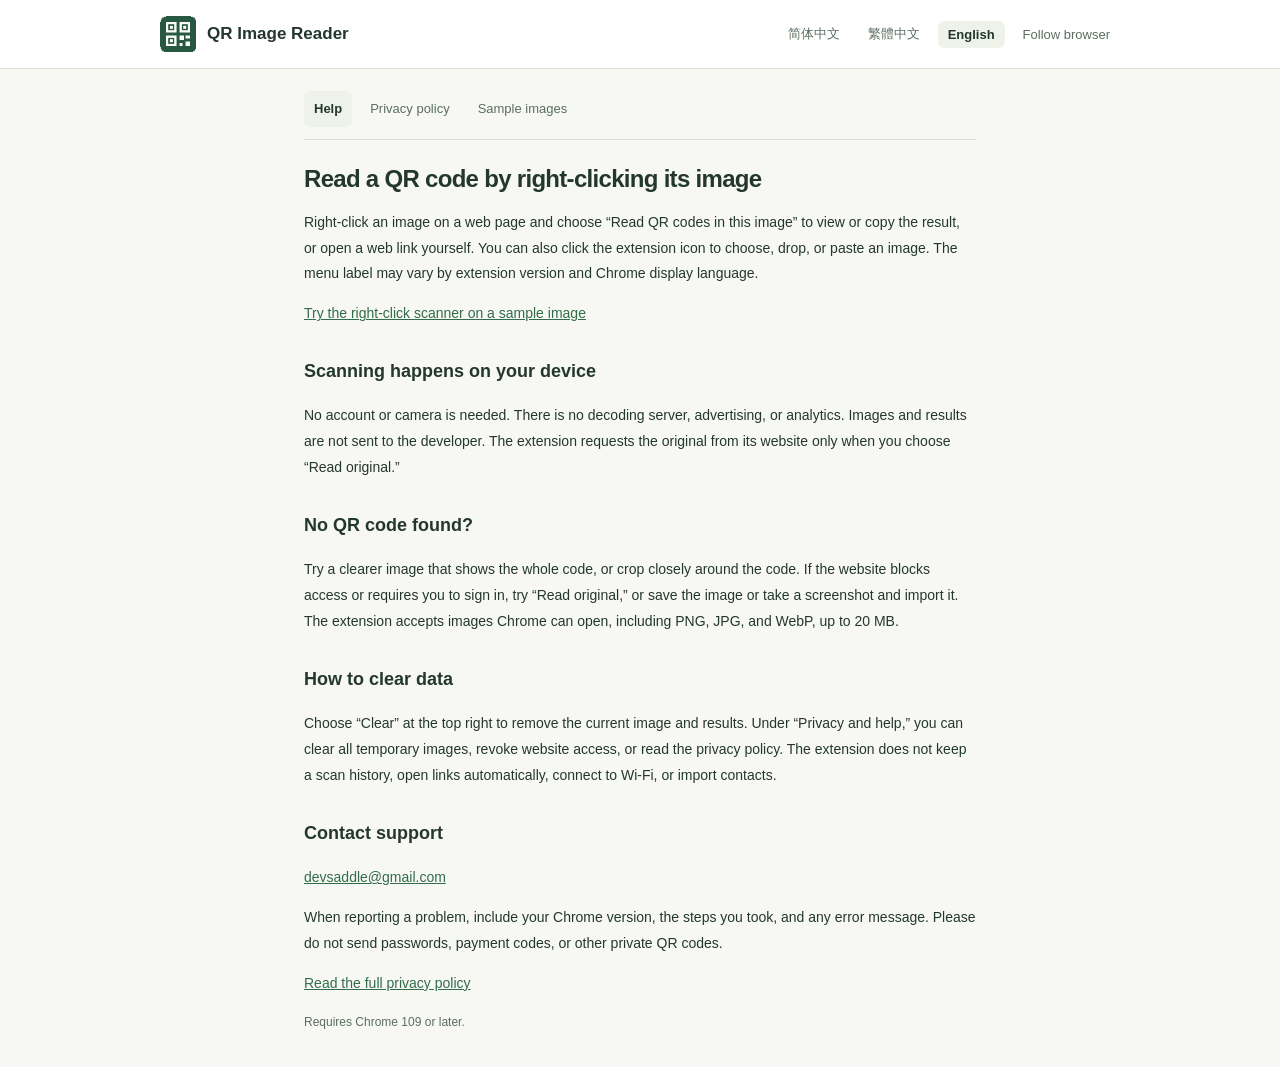
<file: index.html>
<!doctype html>
<!-- Generated by scripts/support-site.mjs. -->
<html lang="zh-CN">
<head>
  <meta charset="utf-8">
  <meta name="viewport" content="width=device-width, initial-scale=1">
  <meta name="description" content="在网页图片上按右键，选择「识别图片中的二维码」，即可查看、复制内容或手动打开网页链接。也可以点击扩展图标，选择、拖入或粘贴图片。右键菜单文字会随扩展版本和 Chrome 的显示语言而变化。">
  <title>图中扫码 · QR Reader · 使用帮助</title>
  <link rel="canonical" href="https://devsaddle.github.io/qr-image-reader-support/">
  <link rel="alternate" hreflang="zh-CN" href="https://devsaddle.github.io/qr-image-reader-support/">
  <link rel="alternate" hreflang="zh-TW" href="https://devsaddle.github.io/qr-image-reader-support/zh-TW/">
  <link rel="alternate" hreflang="en" href="https://devsaddle.github.io/qr-image-reader-support/en/">
  <link rel="alternate" hreflang="x-default" href="https://devsaddle.github.io/qr-image-reader-support/">
  <link rel="stylesheet" href="assets/result.css">
  <link rel="stylesheet" href="assets/support.css">
  <script src="assets/support-language.js" defer></script>
</head>
<body class="policy">
  <header class="site-header">
    <div class="site-header-inner">
      <a class="brand" href="index.html?lang=zh-CN"><img src="assets/icon48.png" width="36" height="36" alt=""><strong>图中扫码 · QR Reader</strong></a>
      <nav class="language-nav" aria-label="选择语言"><a href="index.html?lang=zh-CN" lang="zh-CN" hreflang="zh-CN" aria-current="page">简体中文</a> <a href="zh-TW/index.html" lang="zh-TW" hreflang="zh-TW">繁體中文</a> <a href="en/index.html" lang="en" hreflang="en">English</a> <a data-language-auto href="index.html?lang=auto" hidden>跟随浏览器</a></nav>
    </div>
  </header>
  <main>
    <nav class="site-nav" aria-label="支持网站导航"><a href="index.html?lang=zh-CN" aria-current="page">使用帮助</a> <a href="privacy.html?lang=zh-CN">隐私政策</a> <a href="examples.html?lang=zh-CN">示例图片</a></nav>
    <h1>右键图片，读出二维码</h1>
    <p>在网页图片上按右键，选择「识别图片中的二维码」，即可查看、复制内容或手动打开网页链接。也可以点击扩展图标，选择、拖入或粘贴图片。右键菜单文字会随扩展版本和 Chrome 的显示语言而变化。</p>
    <p><a href="examples.html?lang=zh-CN">打开示例图片，试试右键扫码</a></p>
    <section><h2>识别在本机完成</h2><p>无需注册或摄像头，没有识别服务器、广告或分析脚本。图片和二维码结果不会发送给开发者。只有点击「读取原图」时，扩展才会向图片所在的网站请求原图。</p></section>
    <section><h2>没有识别到内容？</h2><p>试试更清晰、完整的图片，或裁剪出二维码附近的区域。遇到跨域、防盗链或需要登录的图片，可以尝试「读取原图」，也可以保存或截图后再导入。支持 Chrome 能打开的 PNG、JPG、WebP 等格式，文件上限为 20 MB。</p></section>
    <section><h2>如何清理</h2><p>右上角的「清除」会移除当前图片与结果。「隐私与帮助」提供清除全部暂存图片、撤销网站权限和阅读隐私政策的入口。扩展不保存扫描历史，不自动打开二维码链接、连接 Wi-Fi 或导入联系人。</p></section>
    <section><h2>联系支持</h2><p><a href="mailto:devsaddle@gmail.com">devsaddle@gmail.com</a></p><p>反馈时可注明 Chrome 版本、操作步骤和错误提示。请勿发送密码、支付码或其他私密二维码。</p></section>
    <p><a href="privacy.html?lang=zh-CN">阅读完整隐私政策</a></p>
    <p class="updated">支持 Chrome 109 及以上版本。</p>
  </main>
</body>
</html>
</file>
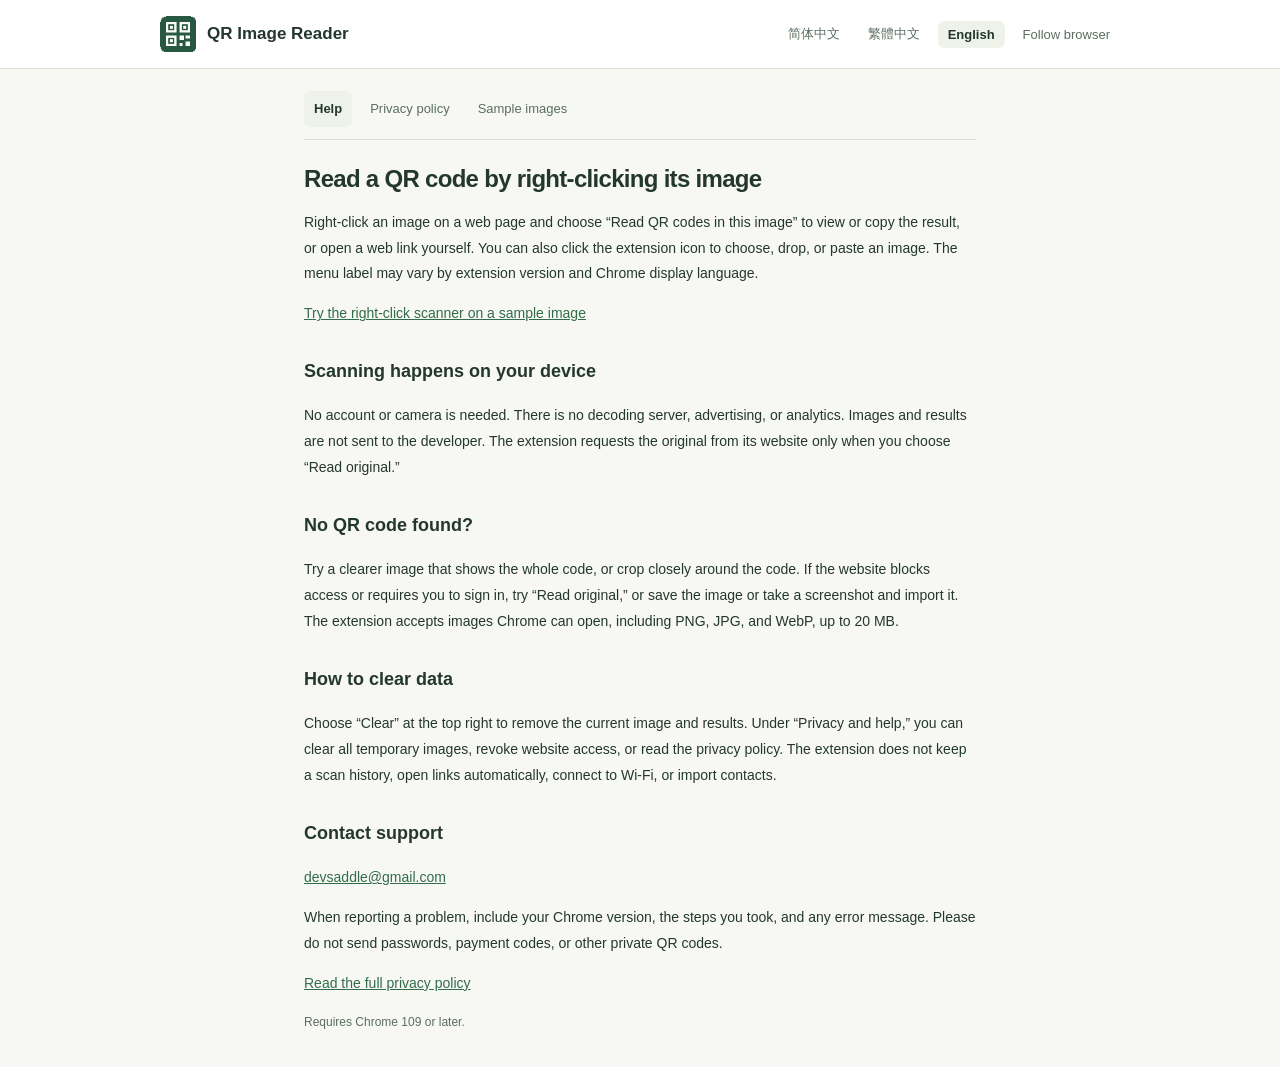
<file: en/index.html>
<!doctype html>
<!-- Generated by scripts/support-site.mjs. -->
<html lang="en">
<head>
  <meta charset="utf-8">
  <meta name="viewport" content="width=device-width, initial-scale=1">
  <meta name="description" content="Right-click an image on a web page and choose “Read QR codes in this image” to view or copy the result, or open a web link yourself. You can also click the extension icon to choose, drop, or paste an image. The menu label may vary by extension version and Chrome display language.">
  <title>QR Image Reader · Help</title>
  <link rel="canonical" href="https://devsaddle.github.io/qr-image-reader-support/en/">
  <link rel="alternate" hreflang="zh-CN" href="https://devsaddle.github.io/qr-image-reader-support/">
  <link rel="alternate" hreflang="zh-TW" href="https://devsaddle.github.io/qr-image-reader-support/zh-TW/">
  <link rel="alternate" hreflang="en" href="https://devsaddle.github.io/qr-image-reader-support/en/">
  <link rel="alternate" hreflang="x-default" href="https://devsaddle.github.io/qr-image-reader-support/">
  <link rel="stylesheet" href="../assets/result.css">
  <link rel="stylesheet" href="../assets/support.css">
  <script src="../assets/support-language.js" defer></script>
</head>
<body class="policy">
  <header class="site-header">
    <div class="site-header-inner">
      <a class="brand" href="index.html"><img src="../assets/icon48.png" width="36" height="36" alt=""><strong>QR Image Reader</strong></a>
      <nav class="language-nav" aria-label="Choose a language"><a href="../index.html?lang=zh-CN" lang="zh-CN" hreflang="zh-CN">简体中文</a> <a href="../zh-TW/index.html" lang="zh-TW" hreflang="zh-TW">繁體中文</a> <a href="index.html" lang="en" hreflang="en" aria-current="page">English</a> <a data-language-auto href="../index.html?lang=auto" hidden>Follow browser</a></nav>
    </div>
  </header>
  <main>
    <nav class="site-nav" aria-label="Support site navigation"><a href="index.html" aria-current="page">Help</a> <a href="privacy.html">Privacy policy</a> <a href="examples.html">Sample images</a></nav>
    <h1>Read a QR code by right-clicking its image</h1>
    <p>Right-click an image on a web page and choose “Read QR codes in this image” to view or copy the result, or open a web link yourself. You can also click the extension icon to choose, drop, or paste an image. The menu label may vary by extension version and Chrome display language.</p>
    <p><a href="examples.html">Try the right-click scanner on a sample image</a></p>
    <section><h2>Scanning happens on your device</h2><p>No account or camera is needed. There is no decoding server, advertising, or analytics. Images and results are not sent to the developer. The extension requests the original from its website only when you choose “Read original.”</p></section>
    <section><h2>No QR code found?</h2><p>Try a clearer image that shows the whole code, or crop closely around the code. If the website blocks access or requires you to sign in, try “Read original,” or save the image or take a screenshot and import it. The extension accepts images Chrome can open, including PNG, JPG, and WebP, up to 20 MB.</p></section>
    <section><h2>How to clear data</h2><p>Choose “Clear” at the top right to remove the current image and results. Under “Privacy and help,” you can clear all temporary images, revoke website access, or read the privacy policy. The extension does not keep a scan history, open links automatically, connect to Wi-Fi, or import contacts.</p></section>
    <section><h2>Contact support</h2><p><a href="mailto:devsaddle@gmail.com">devsaddle@gmail.com</a></p><p>When reporting a problem, include your Chrome version, the steps you took, and any error message. Please do not send passwords, payment codes, or other private QR codes.</p></section>
    <p><a href="privacy.html">Read the full privacy policy</a></p>
    <p class="updated">Requires Chrome 109 or later.</p>
  </main>
</body>
</html>
</file>
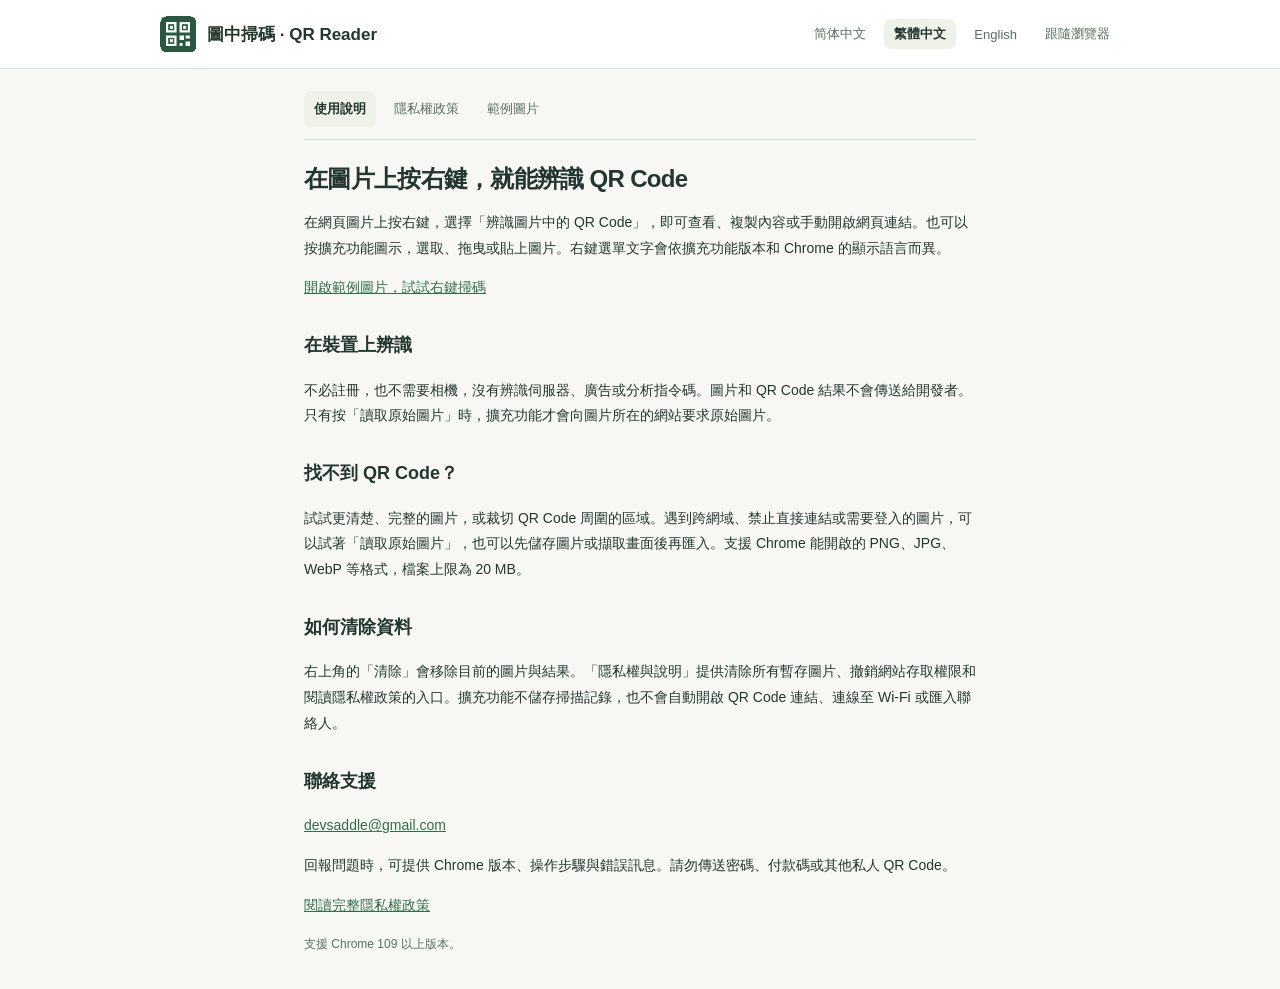
<file: zh-TW/index.html>
<!doctype html>
<!-- Generated by scripts/support-site.mjs. -->
<html lang="zh-TW">
<head>
  <meta charset="utf-8">
  <meta name="viewport" content="width=device-width, initial-scale=1">
  <meta name="description" content="在網頁圖片上按右鍵，選擇「辨識圖片中的 QR Code」，即可查看、複製內容或手動開啟網頁連結。也可以按擴充功能圖示，選取、拖曳或貼上圖片。右鍵選單文字會依擴充功能版本和 Chrome 的顯示語言而異。">
  <title>圖中掃碼 · QR Reader · 使用說明</title>
  <link rel="canonical" href="https://devsaddle.github.io/qr-image-reader-support/zh-TW/">
  <link rel="alternate" hreflang="zh-CN" href="https://devsaddle.github.io/qr-image-reader-support/">
  <link rel="alternate" hreflang="zh-TW" href="https://devsaddle.github.io/qr-image-reader-support/zh-TW/">
  <link rel="alternate" hreflang="en" href="https://devsaddle.github.io/qr-image-reader-support/en/">
  <link rel="alternate" hreflang="x-default" href="https://devsaddle.github.io/qr-image-reader-support/">
  <link rel="stylesheet" href="../assets/result.css">
  <link rel="stylesheet" href="../assets/support.css">
  <script src="../assets/support-language.js" defer></script>
</head>
<body class="policy">
  <header class="site-header">
    <div class="site-header-inner">
      <a class="brand" href="index.html"><img src="../assets/icon48.png" width="36" height="36" alt=""><strong>圖中掃碼 · QR Reader</strong></a>
      <nav class="language-nav" aria-label="選擇語言"><a href="../index.html?lang=zh-CN" lang="zh-CN" hreflang="zh-CN">简体中文</a> <a href="index.html" lang="zh-TW" hreflang="zh-TW" aria-current="page">繁體中文</a> <a href="../en/index.html" lang="en" hreflang="en">English</a> <a data-language-auto href="../index.html?lang=auto" hidden>跟隨瀏覽器</a></nav>
    </div>
  </header>
  <main>
    <nav class="site-nav" aria-label="支援網站導覽"><a href="index.html" aria-current="page">使用說明</a> <a href="privacy.html">隱私權政策</a> <a href="examples.html">範例圖片</a></nav>
    <h1>在圖片上按右鍵，就能辨識 QR Code</h1>
    <p>在網頁圖片上按右鍵，選擇「辨識圖片中的 QR Code」，即可查看、複製內容或手動開啟網頁連結。也可以按擴充功能圖示，選取、拖曳或貼上圖片。右鍵選單文字會依擴充功能版本和 Chrome 的顯示語言而異。</p>
    <p><a href="examples.html">開啟範例圖片，試試右鍵掃碼</a></p>
    <section><h2>在裝置上辨識</h2><p>不必註冊，也不需要相機，沒有辨識伺服器、廣告或分析指令碼。圖片和 QR Code 結果不會傳送給開發者。只有按「讀取原始圖片」時，擴充功能才會向圖片所在的網站要求原始圖片。</p></section>
    <section><h2>找不到 QR Code？</h2><p>試試更清楚、完整的圖片，或裁切 QR Code 周圍的區域。遇到跨網域、禁止直接連結或需要登入的圖片，可以試著「讀取原始圖片」，也可以先儲存圖片或擷取畫面後再匯入。支援 Chrome 能開啟的 PNG、JPG、WebP 等格式，檔案上限為 20 MB。</p></section>
    <section><h2>如何清除資料</h2><p>右上角的「清除」會移除目前的圖片與結果。「隱私權與說明」提供清除所有暫存圖片、撤銷網站存取權限和閱讀隱私權政策的入口。擴充功能不儲存掃描記錄，也不會自動開啟 QR Code 連結、連線至 Wi-Fi 或匯入聯絡人。</p></section>
    <section><h2>聯絡支援</h2><p><a href="mailto:devsaddle@gmail.com">devsaddle@gmail.com</a></p><p>回報問題時，可提供 Chrome 版本、操作步驟與錯誤訊息。請勿傳送密碼、付款碼或其他私人 QR Code。</p></section>
    <p><a href="privacy.html">閱讀完整隱私權政策</a></p>
    <p class="updated">支援 Chrome 109 以上版本。</p>
  </main>
</body>
</html>
</file>
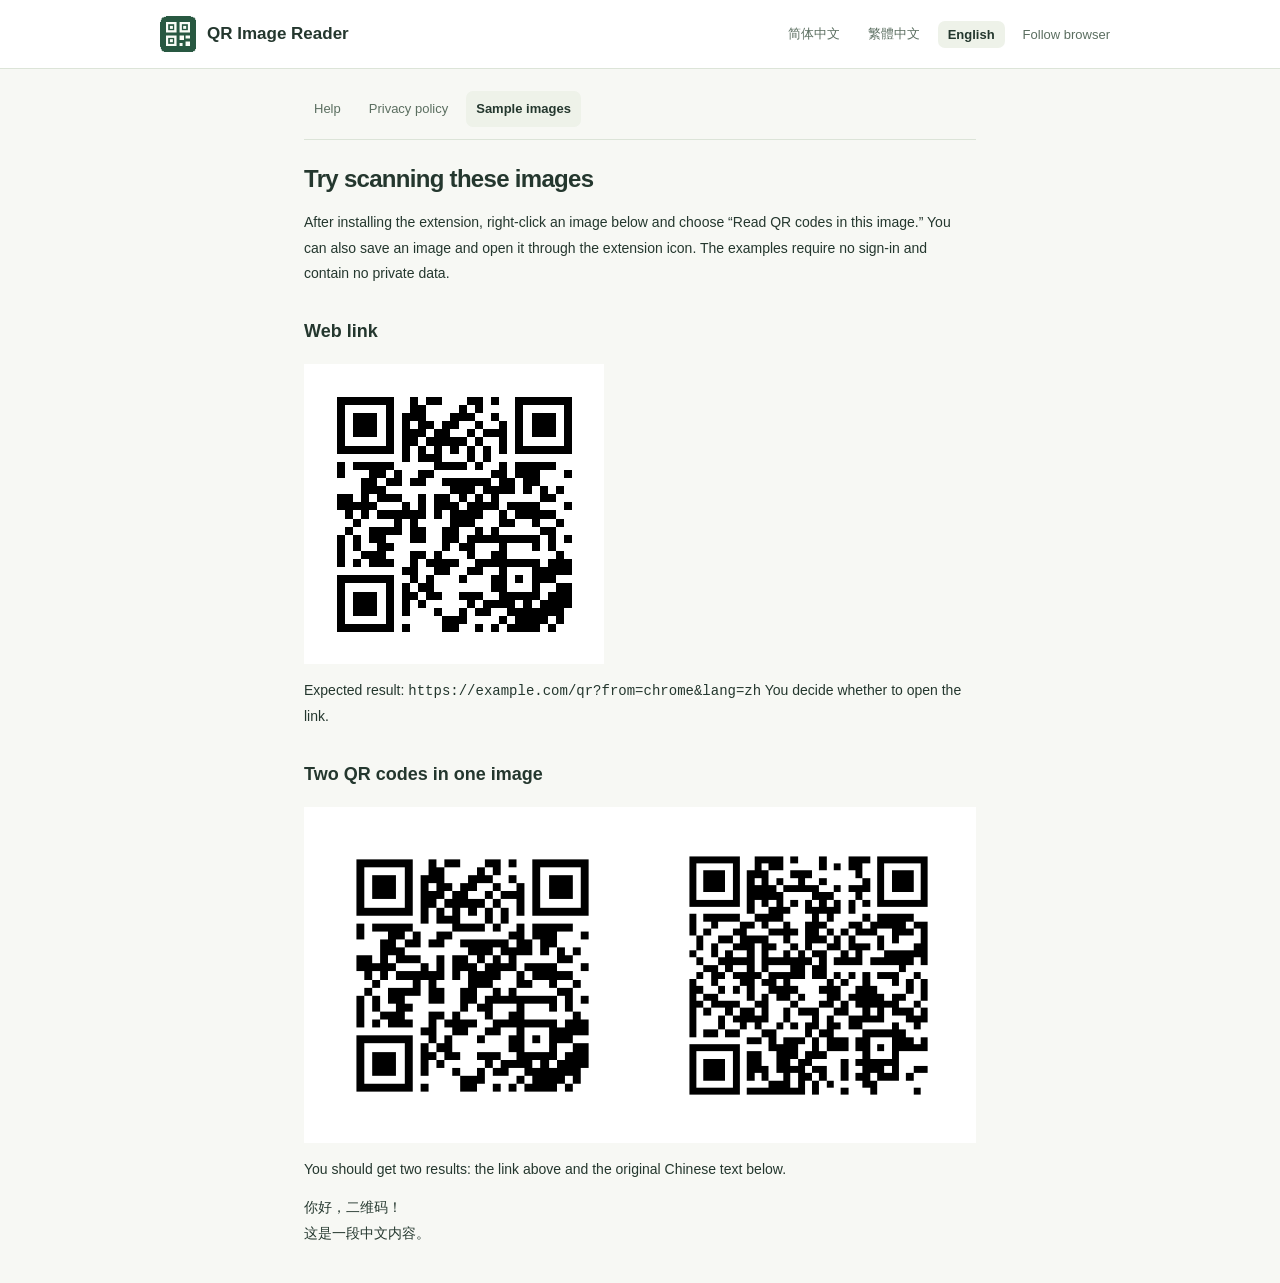
<file: examples.html>
<!doctype html>
<!-- Generated by scripts/support-site.mjs. -->
<html lang="zh-CN">
<head>
  <meta charset="utf-8">
  <meta name="viewport" content="width=device-width, initial-scale=1">
  <meta name="description" content="安装扩展后，在下方图片上按右键，选择「识别图片中的二维码」。也可以保存图片，再通过扩展图标选择该文件。示例无需登录，不含私密数据。">
  <title>图中扫码 · QR Reader · 示例图片</title>
  <link rel="canonical" href="https://devsaddle.github.io/qr-image-reader-support/examples.html">
  <link rel="alternate" hreflang="zh-CN" href="https://devsaddle.github.io/qr-image-reader-support/examples.html">
  <link rel="alternate" hreflang="zh-TW" href="https://devsaddle.github.io/qr-image-reader-support/zh-TW/examples.html">
  <link rel="alternate" hreflang="en" href="https://devsaddle.github.io/qr-image-reader-support/en/examples.html">
  <link rel="alternate" hreflang="x-default" href="https://devsaddle.github.io/qr-image-reader-support/examples.html">
  <link rel="stylesheet" href="assets/result.css">
  <link rel="stylesheet" href="assets/support.css">
  <script src="assets/support-language.js" defer></script>
</head>
<body class="policy">
  <header class="site-header">
    <div class="site-header-inner">
      <a class="brand" href="index.html?lang=zh-CN"><img src="assets/icon48.png" width="36" height="36" alt=""><strong>图中扫码 · QR Reader</strong></a>
      <nav class="language-nav" aria-label="选择语言"><a href="examples.html?lang=zh-CN" lang="zh-CN" hreflang="zh-CN" aria-current="page">简体中文</a> <a href="zh-TW/examples.html" lang="zh-TW" hreflang="zh-TW">繁體中文</a> <a href="en/examples.html" lang="en" hreflang="en">English</a> <a data-language-auto href="examples.html?lang=auto" hidden>跟随浏览器</a></nav>
    </div>
  </header>
  <main>
    <nav class="site-nav" aria-label="支持网站导航"><a href="index.html?lang=zh-CN">使用帮助</a> <a href="privacy.html?lang=zh-CN">隐私政策</a> <a href="examples.html?lang=zh-CN" aria-current="page">示例图片</a></nav>
    <h1>在图片上右键试一试</h1>
    <p>安装扩展后，在下方图片上按右键，选择「识别图片中的二维码」。也可以保存图片，再通过扩展图标选择该文件。示例无需登录，不含私密数据。</p>
    <section><h2>网页链接</h2>
    <img src="assets/example-link.png" width="300" height="300" alt="指向 example.com 的示例二维码">
    <p>预期结果： <code>https://example.com/qr?from=chrome&amp;lang=zh</code> 链接由你决定是否打开。</p></section>
    <section><h2>一张图片中的两个二维码</h2>
    <img src="assets/example-multiple.png" width="680" height="340" alt="包含一个网页链接和一段中文文字的双二维码示例">
    <p>预期得到两条不同内容：上方链接和下方中文原文。</p><pre lang="zh-CN">你好，二维码！
这是一段中文内容。</pre></section>
  </main>
</body>
</html>
</file>
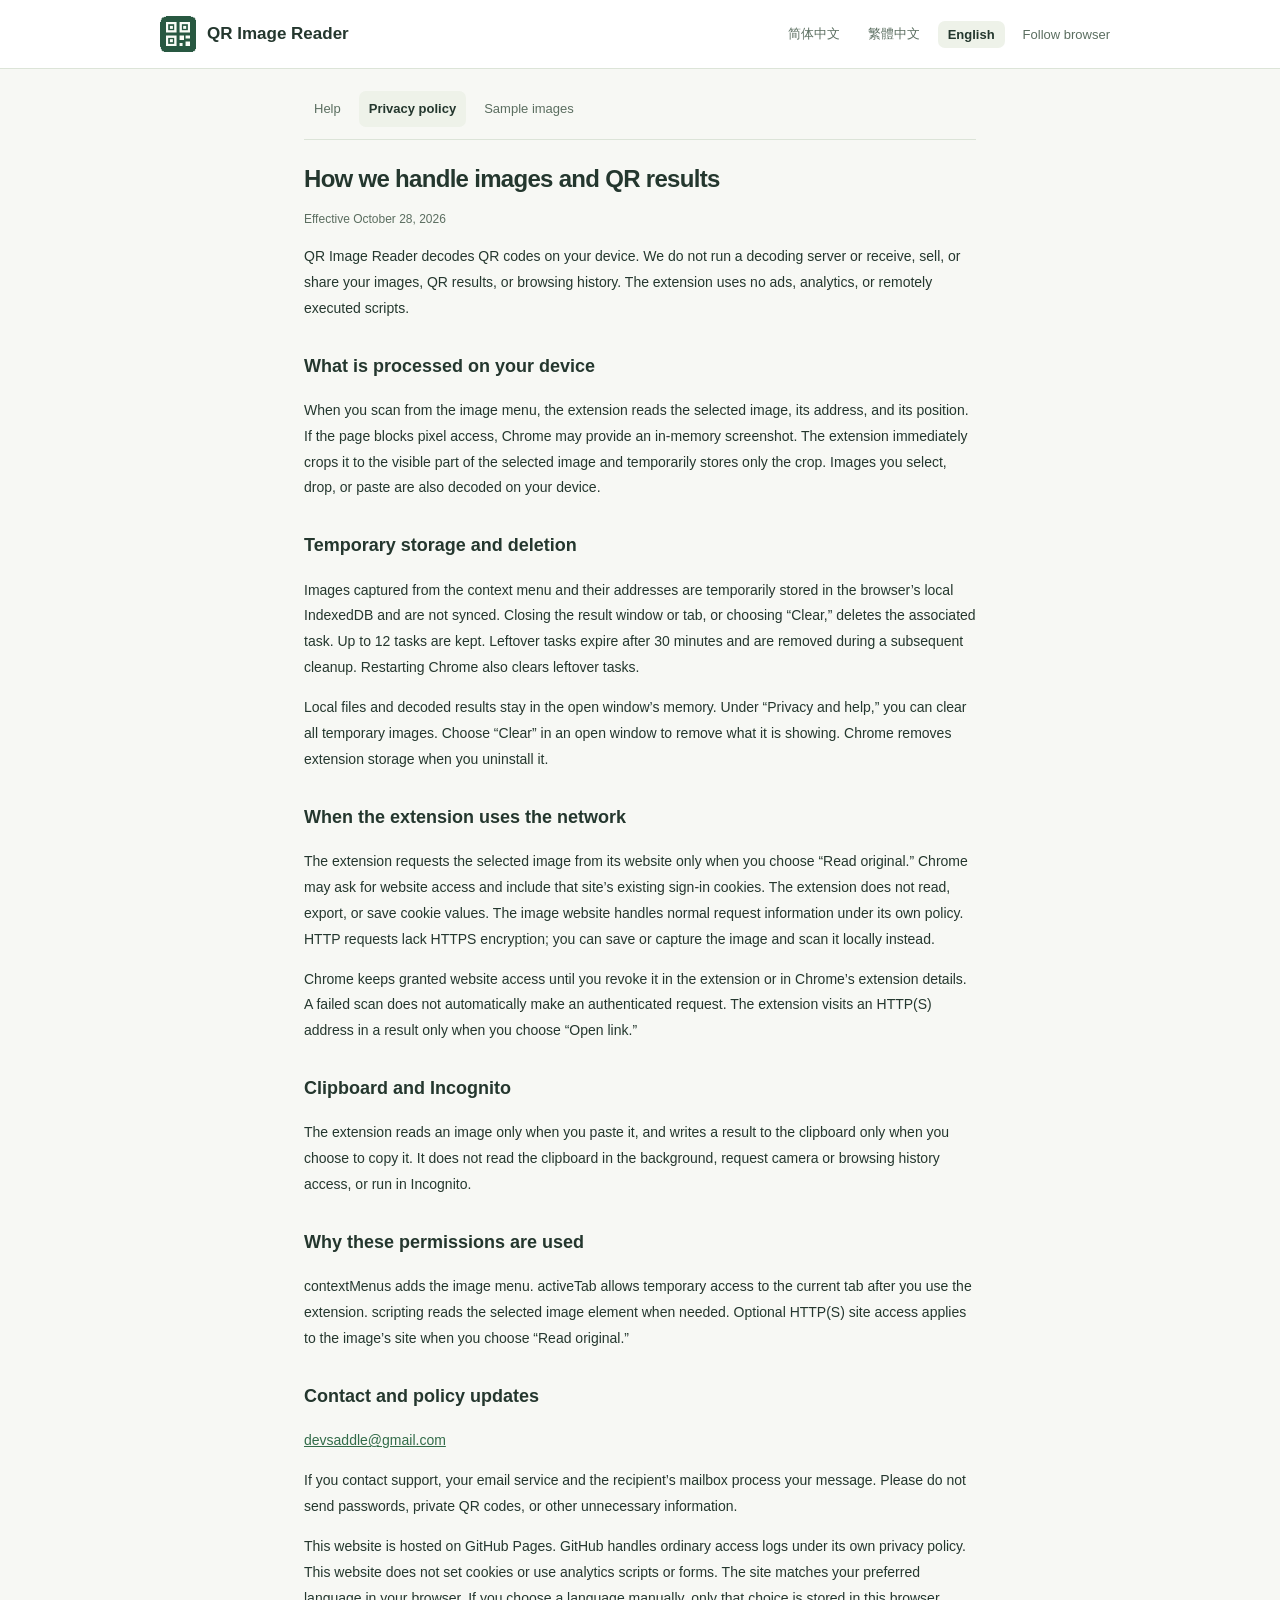
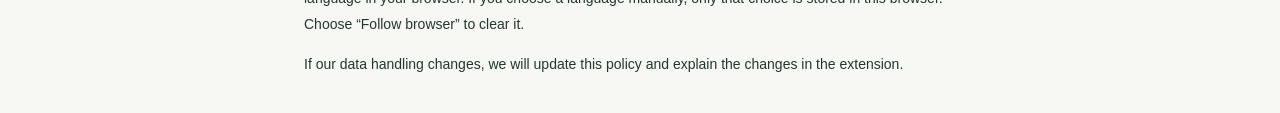
<file: privacy.html>
<!doctype html>
<!-- Generated by scripts/support-site.mjs. -->
<html lang="zh-CN">
<head>
  <meta charset="utf-8">
  <meta name="viewport" content="width=device-width, initial-scale=1">
  <meta name="description" content="图中扫码在你的设备上解码。我们不运营识别服务器，不接收、出售或共享你的图片、二维码结果或浏览记录。扩展不使用广告、分析或远程执行的脚本。">
  <title>图中扫码 · QR Reader · 隐私政策</title>
  <link rel="canonical" href="https://devsaddle.github.io/qr-image-reader-support/privacy.html">
  <link rel="alternate" hreflang="zh-CN" href="https://devsaddle.github.io/qr-image-reader-support/privacy.html">
  <link rel="alternate" hreflang="zh-TW" href="https://devsaddle.github.io/qr-image-reader-support/zh-TW/privacy.html">
  <link rel="alternate" hreflang="en" href="https://devsaddle.github.io/qr-image-reader-support/en/privacy.html">
  <link rel="alternate" hreflang="x-default" href="https://devsaddle.github.io/qr-image-reader-support/privacy.html">
  <link rel="stylesheet" href="assets/result.css">
  <link rel="stylesheet" href="assets/support.css">
  <script src="assets/support-language.js" defer></script>
</head>
<body class="policy">
  <header class="site-header">
    <div class="site-header-inner">
      <a class="brand" href="index.html?lang=zh-CN"><img src="assets/icon48.png" width="36" height="36" alt=""><strong>图中扫码 · QR Reader</strong></a>
      <nav class="language-nav" aria-label="选择语言"><a href="privacy.html?lang=zh-CN" lang="zh-CN" hreflang="zh-CN" aria-current="page">简体中文</a> <a href="zh-TW/privacy.html" lang="zh-TW" hreflang="zh-TW">繁體中文</a> <a href="en/privacy.html" lang="en" hreflang="en">English</a> <a data-language-auto href="privacy.html?lang=auto" hidden>跟随浏览器</a></nav>
    </div>
  </header>
  <main>
    <nav class="site-nav" aria-label="支持网站导航"><a href="index.html?lang=zh-CN">使用帮助</a> <a href="privacy.html?lang=zh-CN" aria-current="page">隐私政策</a> <a href="examples.html?lang=zh-CN">示例图片</a></nav>
    <h1>我们如何处理图片和二维码结果</h1>
    <p class="updated"><time datetime="2026-10-28">生效日期：2026 年 10 月 28 日</time></p>
    <p>图中扫码在你的设备上解码。我们不运营识别服务器，不接收、出售或共享你的图片、二维码结果或浏览记录。扩展不使用广告、分析或远程执行的脚本。</p>
    <section><h2>在本机处理什么</h2><p>通过右键菜单识别时，扩展读取你选中的图片、图片地址和显示位置。如果网页阻止读取像素，Chrome 可能提供内存中的截图，扩展会立即裁剪出图片的可见区域，只暂存裁剪后的图片。选择、拖入或粘贴的图片也在本机解码。</p></section>
    <section><h2>暂存与删除</h2><p>通过右键采集的图片和地址临时保存在本机浏览器的 IndexedDB，不会同步。关闭结果窗口或标签页，或按下「清除」，都会删除当前任务。最多暂存 12 个任务。异常残留的任务在 30 分钟后失效，并在后续清理时删除；重启 Chrome 也会清空残留任务。</p><p>本地文件和解码结果只留在当前窗口的内存中。你可以在「隐私与帮助」中清除全部暂存图片；已打开窗口里的内容可用「清除」移除。卸载扩展时，Chrome 会删除扩展存储。</p></section>
    <section><h2>何时访问网络</h2><p>只有点击「读取原图」时，扩展才向图片所在的网站请求所选图片。Chrome 可能要求网站访问权限，并随请求发送该网站已有的登录 Cookie。扩展不会读取、导出或保存 Cookie 值。图片网站按自己的政策处理常规请求信息。HTTP 请求没有 HTTPS 加密保护；你可以改用保存图片或截图后在本机识别。</p><p>网站授权由 Chrome 保存，可以在扩展内或 Chrome 的扩展详情页撤销。识别失败不会自动发送带登录凭据的请求。只有点击「打开链接」，才会访问二维码中的 HTTP(S) 地址。</p></section>
    <section><h2>剪贴板与无痕窗口</h2><p>只有主动粘贴时才读取粘贴事件中的图片，只有点击复制时才写入结果。扩展不会在后台读取剪贴板，不请求摄像头或浏览历史权限，也不会在无痕窗口中运行。</p></section>
    <section><h2>权限用途</h2><p>contextMenus 添加图片右键菜单；activeTab 在你主动操作后临时访问当前标签页；scripting 按需读取选中的图片元素。可选的 HTTP(S) 网站权限仅在点击「读取原图」时用于对应图片网站。</p></section>
    <section><h2>联系与政策更新</h2><p><a href="mailto:devsaddle@gmail.com">devsaddle@gmail.com</a></p>
    <p>联系支持时，你的邮件由邮件服务及收件邮箱处理。请勿附上密码、私密二维码或其他不必要的信息。</p>
    <p>本网站由 GitHub Pages 托管。GitHub 会依据其隐私政策处理常规访问日志。本网站不设置 Cookie，也不使用分析脚本或表单。网站在浏览器内匹配首选语言；如果你手动切换语言，只会在此浏览器中保存所选语言。点击「跟随浏览器」可以清除该偏好。</p>
    <p>如果数据处理方式发生变化，我们会更新本政策并在扩展中说明。</p></section>
  </main>
</body>
</html>
</file>
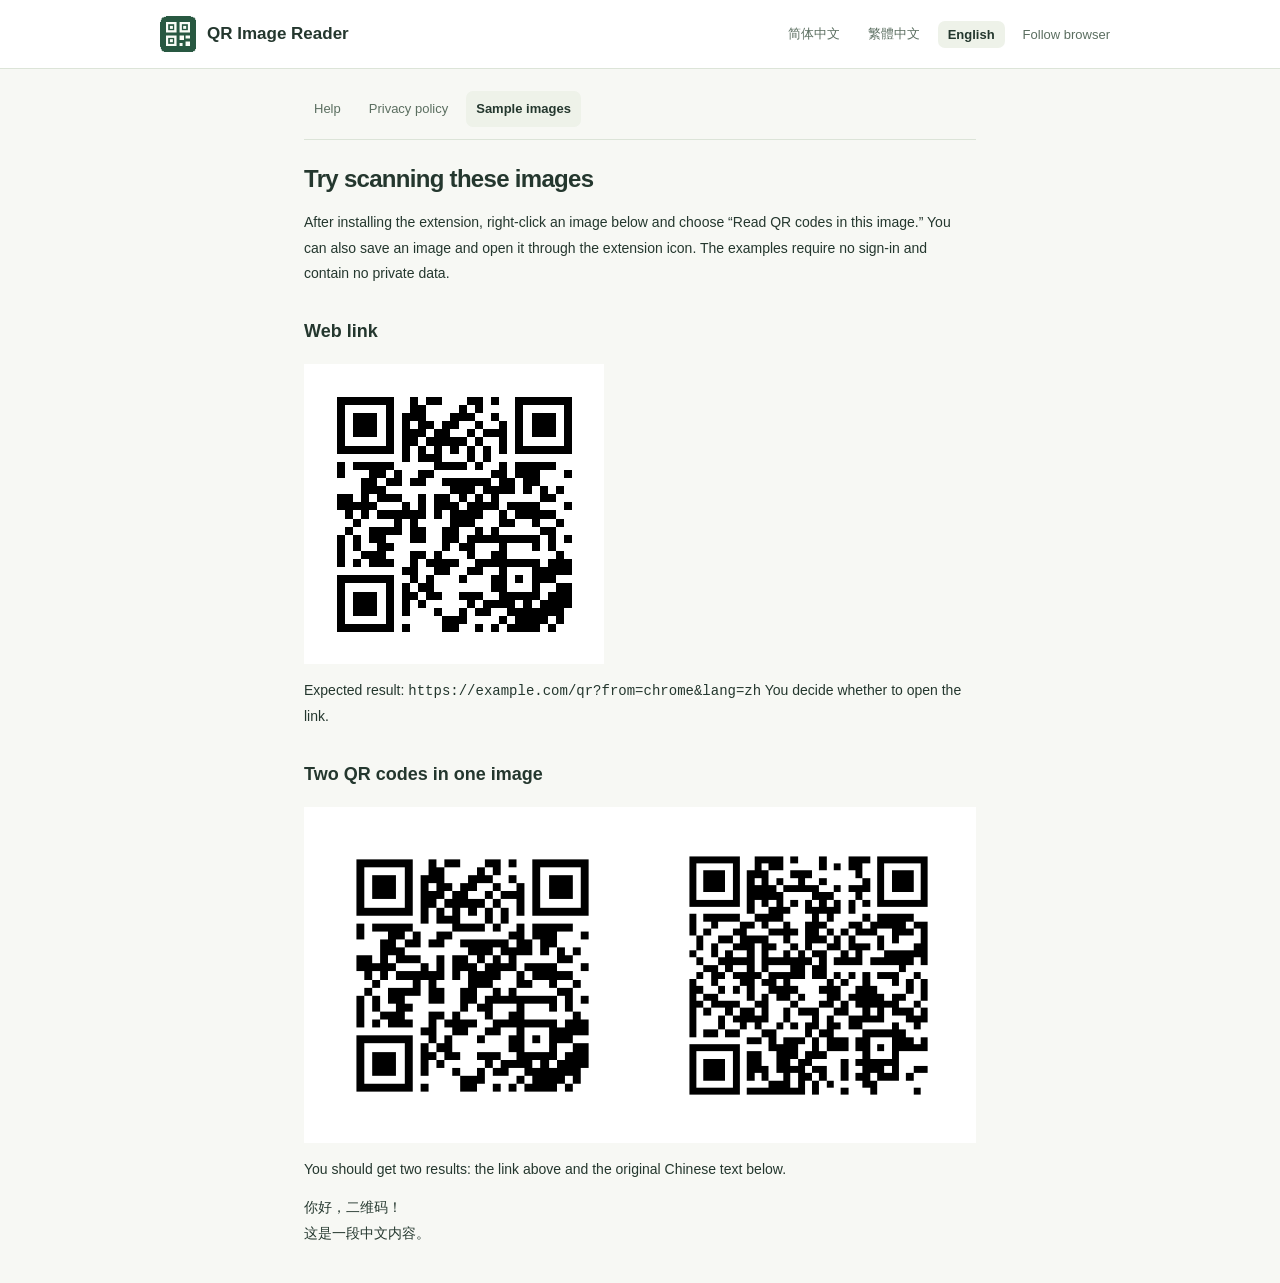
<file: en/examples.html>
<!doctype html>
<!-- Generated by scripts/support-site.mjs. -->
<html lang="en">
<head>
  <meta charset="utf-8">
  <meta name="viewport" content="width=device-width, initial-scale=1">
  <meta name="description" content="After installing the extension, right-click an image below and choose “Read QR codes in this image.” You can also save an image and open it through the extension icon. The examples require no sign-in and contain no private data.">
  <title>QR Image Reader · Sample images</title>
  <link rel="canonical" href="https://devsaddle.github.io/qr-image-reader-support/en/examples.html">
  <link rel="alternate" hreflang="zh-CN" href="https://devsaddle.github.io/qr-image-reader-support/examples.html">
  <link rel="alternate" hreflang="zh-TW" href="https://devsaddle.github.io/qr-image-reader-support/zh-TW/examples.html">
  <link rel="alternate" hreflang="en" href="https://devsaddle.github.io/qr-image-reader-support/en/examples.html">
  <link rel="alternate" hreflang="x-default" href="https://devsaddle.github.io/qr-image-reader-support/examples.html">
  <link rel="stylesheet" href="../assets/result.css">
  <link rel="stylesheet" href="../assets/support.css">
  <script src="../assets/support-language.js" defer></script>
</head>
<body class="policy">
  <header class="site-header">
    <div class="site-header-inner">
      <a class="brand" href="index.html"><img src="../assets/icon48.png" width="36" height="36" alt=""><strong>QR Image Reader</strong></a>
      <nav class="language-nav" aria-label="Choose a language"><a href="../examples.html?lang=zh-CN" lang="zh-CN" hreflang="zh-CN">简体中文</a> <a href="../zh-TW/examples.html" lang="zh-TW" hreflang="zh-TW">繁體中文</a> <a href="examples.html" lang="en" hreflang="en" aria-current="page">English</a> <a data-language-auto href="../examples.html?lang=auto" hidden>Follow browser</a></nav>
    </div>
  </header>
  <main>
    <nav class="site-nav" aria-label="Support site navigation"><a href="index.html">Help</a> <a href="privacy.html">Privacy policy</a> <a href="examples.html" aria-current="page">Sample images</a></nav>
    <h1>Try scanning these images</h1>
    <p>After installing the extension, right-click an image below and choose “Read QR codes in this image.” You can also save an image and open it through the extension icon. The examples require no sign-in and contain no private data.</p>
    <section><h2>Web link</h2>
    <img src="../assets/example-link.png" width="300" height="300" alt="Sample QR code pointing to example.com">
    <p>Expected result: <code>https://example.com/qr?from=chrome&amp;lang=zh</code> You decide whether to open the link.</p></section>
    <section><h2>Two QR codes in one image</h2>
    <img src="../assets/example-multiple.png" width="680" height="340" alt="Two sample QR codes containing a web link and Chinese text">
    <p>You should get two results: the link above and the original Chinese text below.</p><pre lang="zh-CN">你好，二维码！
这是一段中文内容。</pre></section>
  </main>
</body>
</html>
</file>
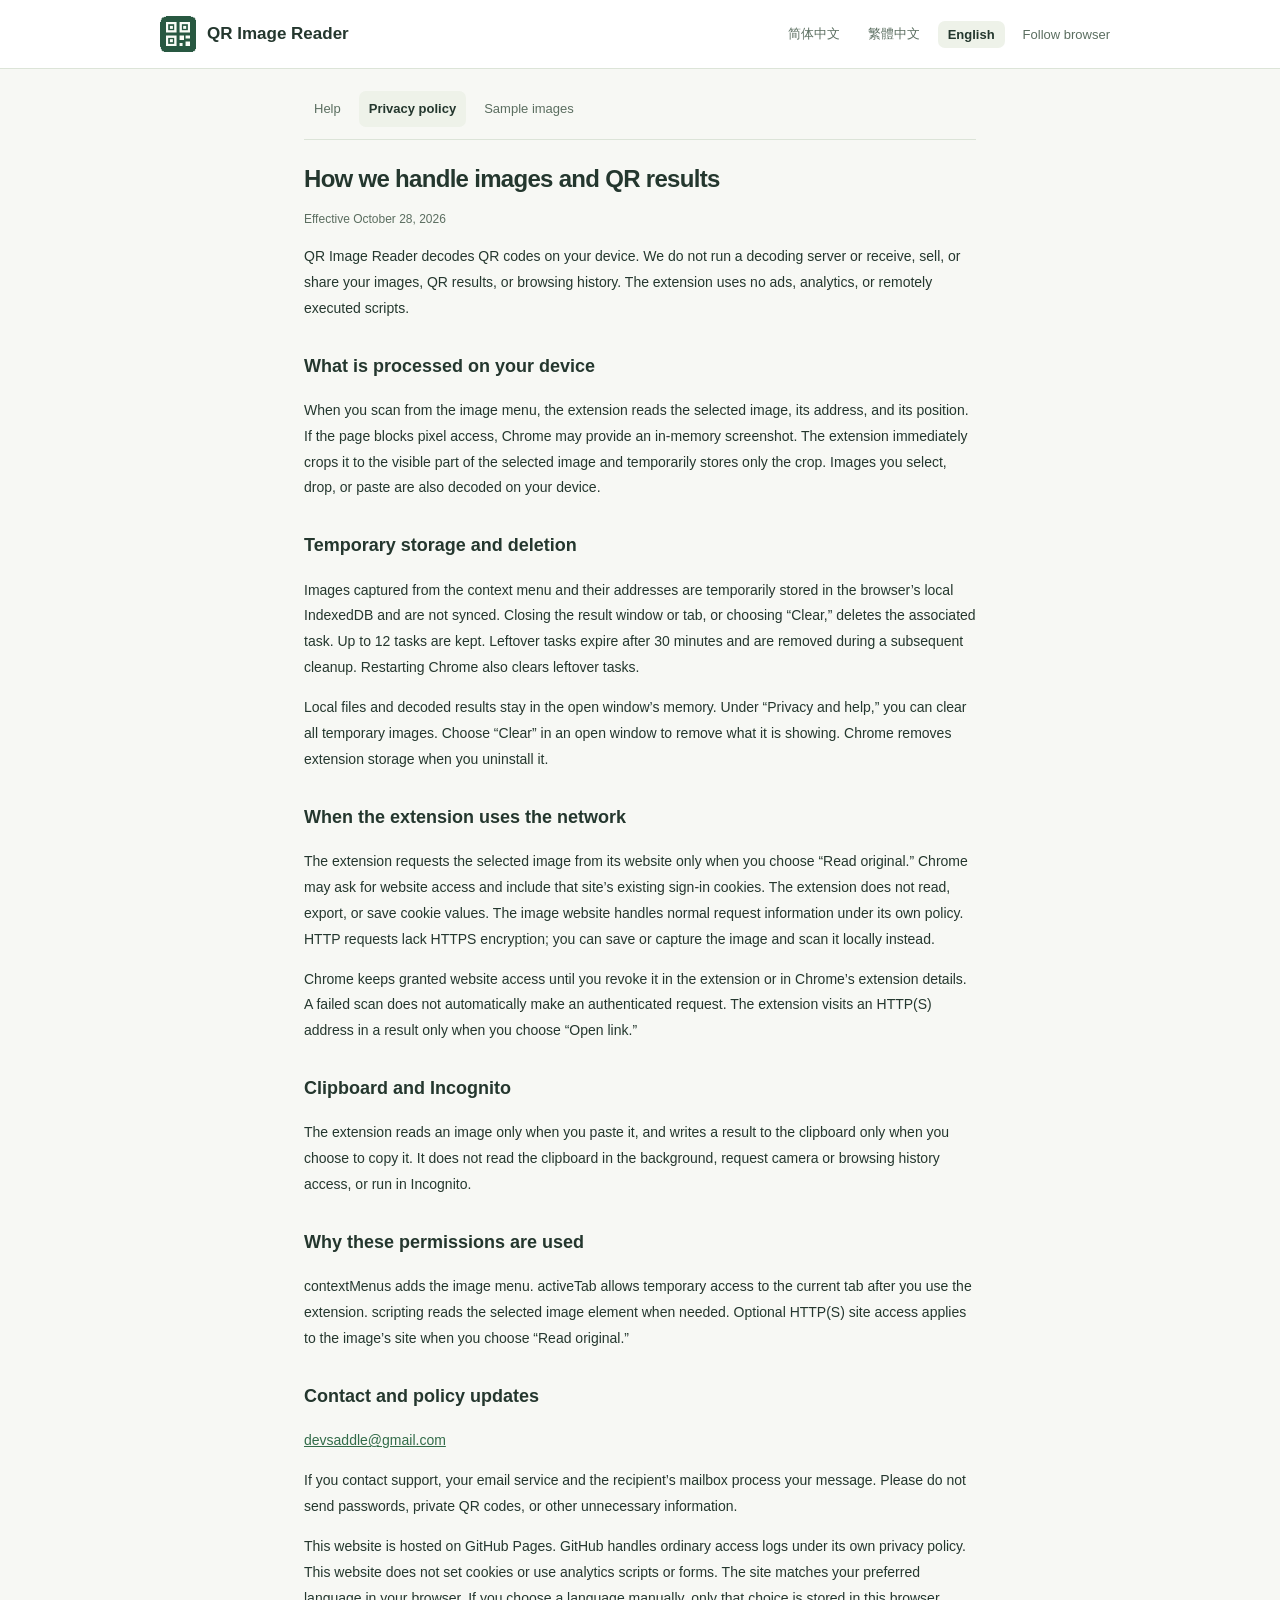
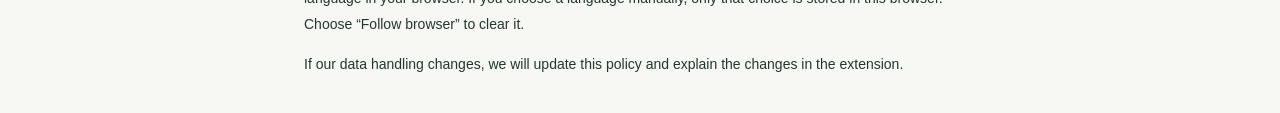
<file: en/privacy.html>
<!doctype html>
<!-- Generated by scripts/support-site.mjs. -->
<html lang="en">
<head>
  <meta charset="utf-8">
  <meta name="viewport" content="width=device-width, initial-scale=1">
  <meta name="description" content="QR Image Reader decodes QR codes on your device. We do not run a decoding server or receive, sell, or share your images, QR results, or browsing history. The extension uses no ads, analytics, or remotely executed scripts.">
  <title>QR Image Reader · Privacy policy</title>
  <link rel="canonical" href="https://devsaddle.github.io/qr-image-reader-support/en/privacy.html">
  <link rel="alternate" hreflang="zh-CN" href="https://devsaddle.github.io/qr-image-reader-support/privacy.html">
  <link rel="alternate" hreflang="zh-TW" href="https://devsaddle.github.io/qr-image-reader-support/zh-TW/privacy.html">
  <link rel="alternate" hreflang="en" href="https://devsaddle.github.io/qr-image-reader-support/en/privacy.html">
  <link rel="alternate" hreflang="x-default" href="https://devsaddle.github.io/qr-image-reader-support/privacy.html">
  <link rel="stylesheet" href="../assets/result.css">
  <link rel="stylesheet" href="../assets/support.css">
  <script src="../assets/support-language.js" defer></script>
</head>
<body class="policy">
  <header class="site-header">
    <div class="site-header-inner">
      <a class="brand" href="index.html"><img src="../assets/icon48.png" width="36" height="36" alt=""><strong>QR Image Reader</strong></a>
      <nav class="language-nav" aria-label="Choose a language"><a href="../privacy.html?lang=zh-CN" lang="zh-CN" hreflang="zh-CN">简体中文</a> <a href="../zh-TW/privacy.html" lang="zh-TW" hreflang="zh-TW">繁體中文</a> <a href="privacy.html" lang="en" hreflang="en" aria-current="page">English</a> <a data-language-auto href="../privacy.html?lang=auto" hidden>Follow browser</a></nav>
    </div>
  </header>
  <main>
    <nav class="site-nav" aria-label="Support site navigation"><a href="index.html">Help</a> <a href="privacy.html" aria-current="page">Privacy policy</a> <a href="examples.html">Sample images</a></nav>
    <h1>How we handle images and QR results</h1>
    <p class="updated"><time datetime="2026-10-28">Effective October 28, 2026</time></p>
    <p>QR Image Reader decodes QR codes on your device. We do not run a decoding server or receive, sell, or share your images, QR results, or browsing history. The extension uses no ads, analytics, or remotely executed scripts.</p>
    <section><h2>What is processed on your device</h2><p>When you scan from the image menu, the extension reads the selected image, its address, and its position. If the page blocks pixel access, Chrome may provide an in-memory screenshot. The extension immediately crops it to the visible part of the selected image and temporarily stores only the crop. Images you select, drop, or paste are also decoded on your device.</p></section>
    <section><h2>Temporary storage and deletion</h2><p>Images captured from the context menu and their addresses are temporarily stored in the browser’s local IndexedDB and are not synced. Closing the result window or tab, or choosing “Clear,” deletes the associated task. Up to 12 tasks are kept. Leftover tasks expire after 30 minutes and are removed during a subsequent cleanup. Restarting Chrome also clears leftover tasks.</p><p>Local files and decoded results stay in the open window’s memory. Under “Privacy and help,” you can clear all temporary images. Choose “Clear” in an open window to remove what it is showing. Chrome removes extension storage when you uninstall it.</p></section>
    <section><h2>When the extension uses the network</h2><p>The extension requests the selected image from its website only when you choose “Read original.” Chrome may ask for website access and include that site’s existing sign-in cookies. The extension does not read, export, or save cookie values. The image website handles normal request information under its own policy. HTTP requests lack HTTPS encryption; you can save or capture the image and scan it locally instead.</p><p>Chrome keeps granted website access until you revoke it in the extension or in Chrome’s extension details. A failed scan does not automatically make an authenticated request. The extension visits an HTTP(S) address in a result only when you choose “Open link.”</p></section>
    <section><h2>Clipboard and Incognito</h2><p>The extension reads an image only when you paste it, and writes a result to the clipboard only when you choose to copy it. It does not read the clipboard in the background, request camera or browsing history access, or run in Incognito.</p></section>
    <section><h2>Why these permissions are used</h2><p>contextMenus adds the image menu. activeTab allows temporary access to the current tab after you use the extension. scripting reads the selected image element when needed. Optional HTTP(S) site access applies to the image’s site when you choose “Read original.”</p></section>
    <section><h2>Contact and policy updates</h2><p><a href="mailto:devsaddle@gmail.com">devsaddle@gmail.com</a></p>
    <p>If you contact support, your email service and the recipient’s mailbox process your message. Please do not send passwords, private QR codes, or other unnecessary information.</p>
    <p>This website is hosted on GitHub Pages. GitHub handles ordinary access logs under its own privacy policy. This website does not set cookies or use analytics scripts or forms. The site matches your preferred language in your browser. If you choose a language manually, only that choice is stored in this browser. Choose “Follow browser” to clear it.</p>
    <p>If our data handling changes, we will update this policy and explain the changes in the extension.</p></section>
  </main>
</body>
</html>
</file>
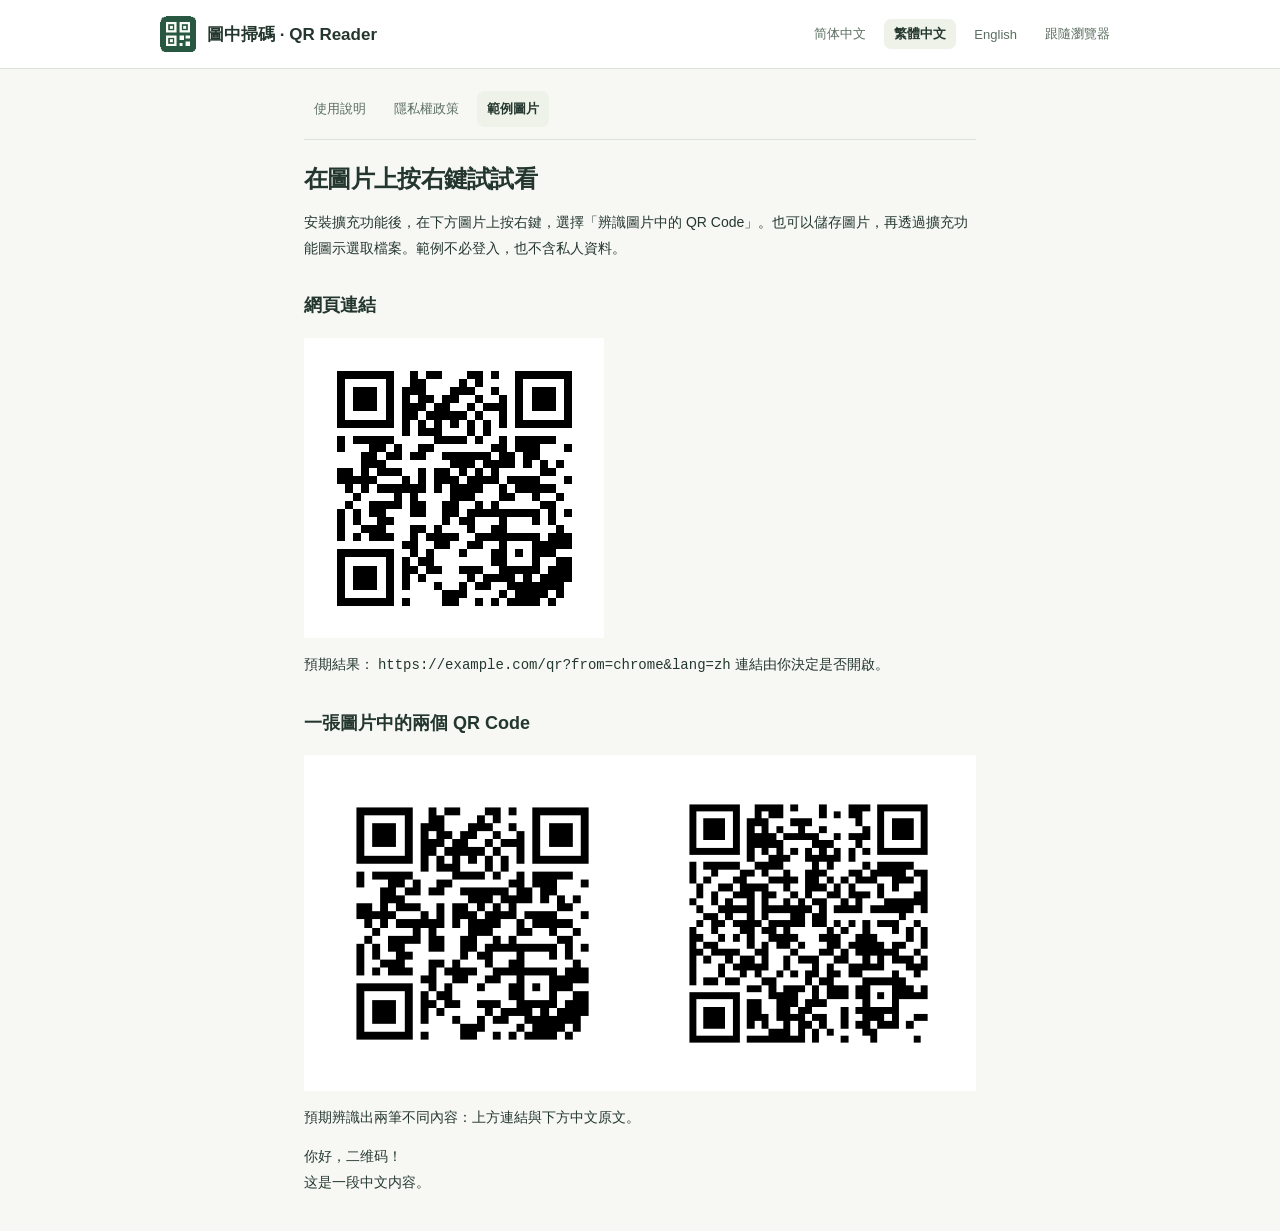
<file: zh-TW/examples.html>
<!doctype html>
<!-- Generated by scripts/support-site.mjs. -->
<html lang="zh-TW">
<head>
  <meta charset="utf-8">
  <meta name="viewport" content="width=device-width, initial-scale=1">
  <meta name="description" content="安裝擴充功能後，在下方圖片上按右鍵，選擇「辨識圖片中的 QR Code」。也可以儲存圖片，再透過擴充功能圖示選取檔案。範例不必登入，也不含私人資料。">
  <title>圖中掃碼 · QR Reader · 範例圖片</title>
  <link rel="canonical" href="https://devsaddle.github.io/qr-image-reader-support/zh-TW/examples.html">
  <link rel="alternate" hreflang="zh-CN" href="https://devsaddle.github.io/qr-image-reader-support/examples.html">
  <link rel="alternate" hreflang="zh-TW" href="https://devsaddle.github.io/qr-image-reader-support/zh-TW/examples.html">
  <link rel="alternate" hreflang="en" href="https://devsaddle.github.io/qr-image-reader-support/en/examples.html">
  <link rel="alternate" hreflang="x-default" href="https://devsaddle.github.io/qr-image-reader-support/examples.html">
  <link rel="stylesheet" href="../assets/result.css">
  <link rel="stylesheet" href="../assets/support.css">
  <script src="../assets/support-language.js" defer></script>
</head>
<body class="policy">
  <header class="site-header">
    <div class="site-header-inner">
      <a class="brand" href="index.html"><img src="../assets/icon48.png" width="36" height="36" alt=""><strong>圖中掃碼 · QR Reader</strong></a>
      <nav class="language-nav" aria-label="選擇語言"><a href="../examples.html?lang=zh-CN" lang="zh-CN" hreflang="zh-CN">简体中文</a> <a href="examples.html" lang="zh-TW" hreflang="zh-TW" aria-current="page">繁體中文</a> <a href="../en/examples.html" lang="en" hreflang="en">English</a> <a data-language-auto href="../examples.html?lang=auto" hidden>跟隨瀏覽器</a></nav>
    </div>
  </header>
  <main>
    <nav class="site-nav" aria-label="支援網站導覽"><a href="index.html">使用說明</a> <a href="privacy.html">隱私權政策</a> <a href="examples.html" aria-current="page">範例圖片</a></nav>
    <h1>在圖片上按右鍵試試看</h1>
    <p>安裝擴充功能後，在下方圖片上按右鍵，選擇「辨識圖片中的 QR Code」。也可以儲存圖片，再透過擴充功能圖示選取檔案。範例不必登入，也不含私人資料。</p>
    <section><h2>網頁連結</h2>
    <img src="../assets/example-link.png" width="300" height="300" alt="指向 example.com 的範例 QR Code">
    <p>預期結果： <code>https://example.com/qr?from=chrome&amp;lang=zh</code> 連結由你決定是否開啟。</p></section>
    <section><h2>一張圖片中的兩個 QR Code</h2>
    <img src="../assets/example-multiple.png" width="680" height="340" alt="包含一個網頁連結和一段中文文字的雙 QR Code 範例">
    <p>預期辨識出兩筆不同內容：上方連結與下方中文原文。</p><pre lang="zh-CN">你好，二维码！
这是一段中文内容。</pre></section>
  </main>
</body>
</html>
</file>
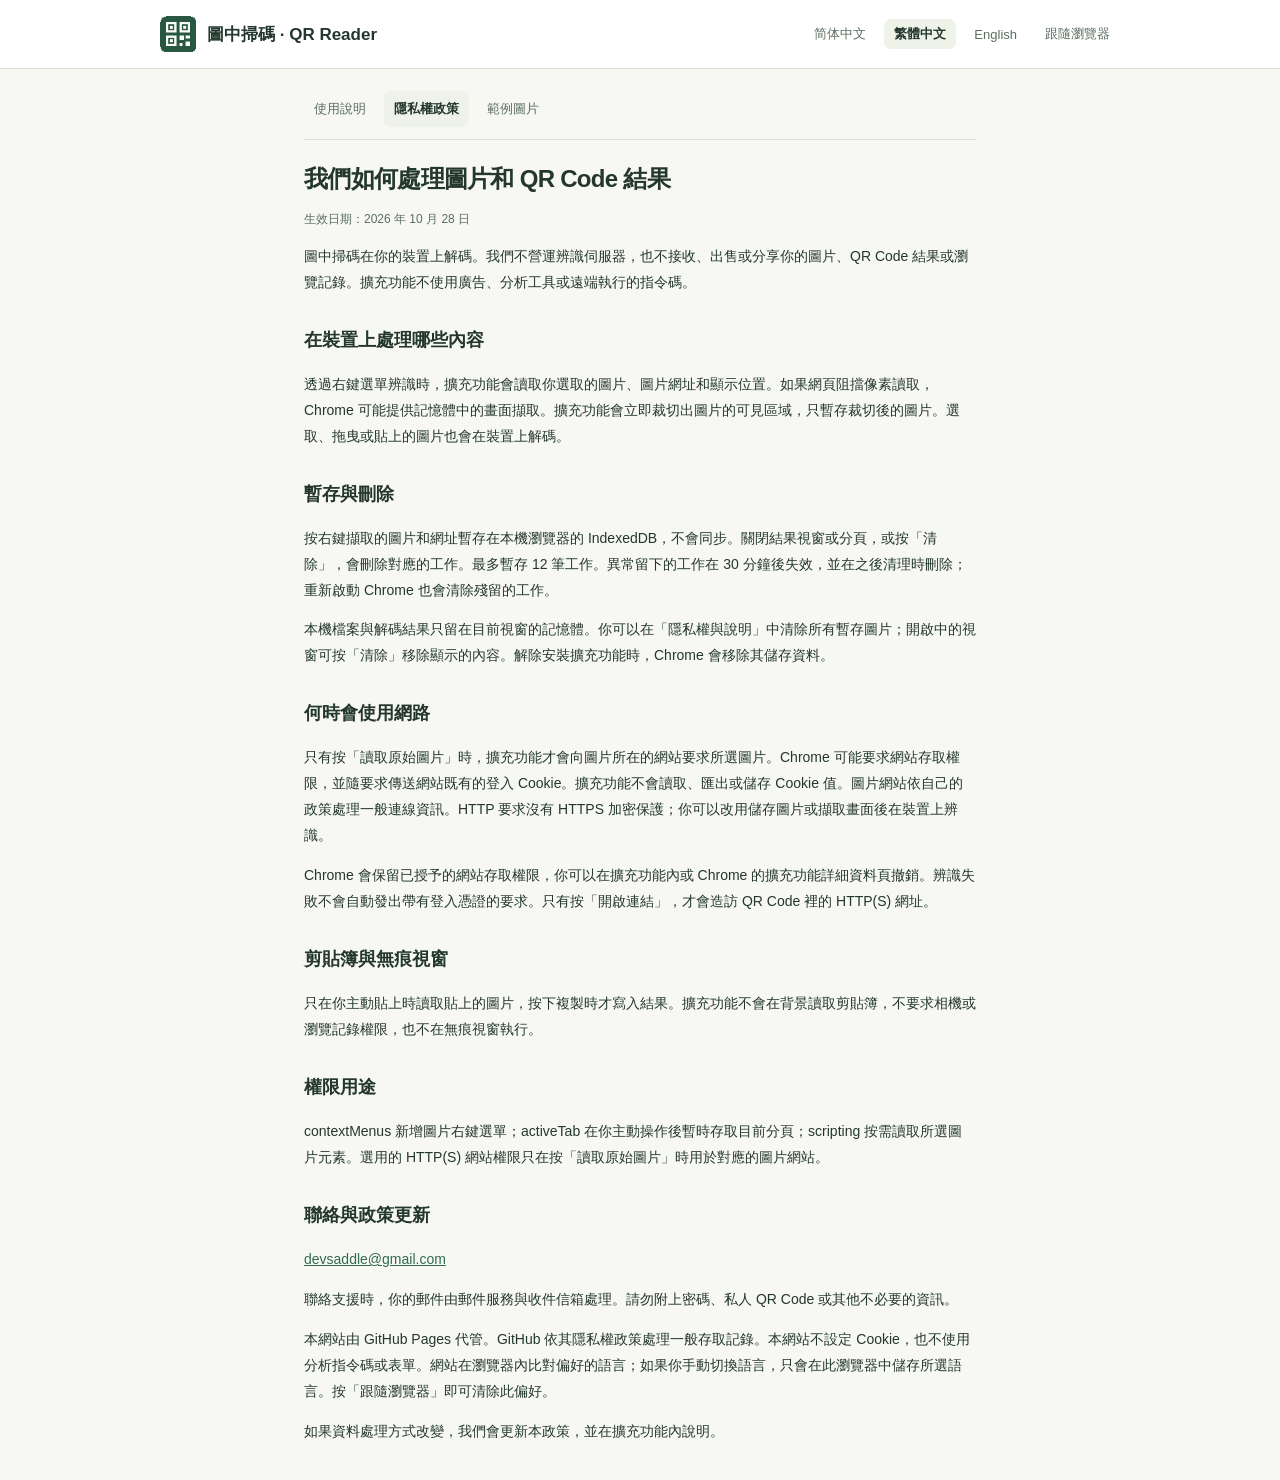
<file: zh-TW/privacy.html>
<!doctype html>
<!-- Generated by scripts/support-site.mjs. -->
<html lang="zh-TW">
<head>
  <meta charset="utf-8">
  <meta name="viewport" content="width=device-width, initial-scale=1">
  <meta name="description" content="圖中掃碼在你的裝置上解碼。我們不營運辨識伺服器，也不接收、出售或分享你的圖片、QR Code 結果或瀏覽記錄。擴充功能不使用廣告、分析工具或遠端執行的指令碼。">
  <title>圖中掃碼 · QR Reader · 隱私權政策</title>
  <link rel="canonical" href="https://devsaddle.github.io/qr-image-reader-support/zh-TW/privacy.html">
  <link rel="alternate" hreflang="zh-CN" href="https://devsaddle.github.io/qr-image-reader-support/privacy.html">
  <link rel="alternate" hreflang="zh-TW" href="https://devsaddle.github.io/qr-image-reader-support/zh-TW/privacy.html">
  <link rel="alternate" hreflang="en" href="https://devsaddle.github.io/qr-image-reader-support/en/privacy.html">
  <link rel="alternate" hreflang="x-default" href="https://devsaddle.github.io/qr-image-reader-support/privacy.html">
  <link rel="stylesheet" href="../assets/result.css">
  <link rel="stylesheet" href="../assets/support.css">
  <script src="../assets/support-language.js" defer></script>
</head>
<body class="policy">
  <header class="site-header">
    <div class="site-header-inner">
      <a class="brand" href="index.html"><img src="../assets/icon48.png" width="36" height="36" alt=""><strong>圖中掃碼 · QR Reader</strong></a>
      <nav class="language-nav" aria-label="選擇語言"><a href="../privacy.html?lang=zh-CN" lang="zh-CN" hreflang="zh-CN">简体中文</a> <a href="privacy.html" lang="zh-TW" hreflang="zh-TW" aria-current="page">繁體中文</a> <a href="../en/privacy.html" lang="en" hreflang="en">English</a> <a data-language-auto href="../privacy.html?lang=auto" hidden>跟隨瀏覽器</a></nav>
    </div>
  </header>
  <main>
    <nav class="site-nav" aria-label="支援網站導覽"><a href="index.html">使用說明</a> <a href="privacy.html" aria-current="page">隱私權政策</a> <a href="examples.html">範例圖片</a></nav>
    <h1>我們如何處理圖片和 QR Code 結果</h1>
    <p class="updated"><time datetime="2026-10-28">生效日期：2026 年 10 月 28 日</time></p>
    <p>圖中掃碼在你的裝置上解碼。我們不營運辨識伺服器，也不接收、出售或分享你的圖片、QR Code 結果或瀏覽記錄。擴充功能不使用廣告、分析工具或遠端執行的指令碼。</p>
    <section><h2>在裝置上處理哪些內容</h2><p>透過右鍵選單辨識時，擴充功能會讀取你選取的圖片、圖片網址和顯示位置。如果網頁阻擋像素讀取，Chrome 可能提供記憶體中的畫面擷取。擴充功能會立即裁切出圖片的可見區域，只暫存裁切後的圖片。選取、拖曳或貼上的圖片也會在裝置上解碼。</p></section>
    <section><h2>暫存與刪除</h2><p>按右鍵擷取的圖片和網址暫存在本機瀏覽器的 IndexedDB，不會同步。關閉結果視窗或分頁，或按「清除」，會刪除對應的工作。最多暫存 12 筆工作。異常留下的工作在 30 分鐘後失效，並在之後清理時刪除；重新啟動 Chrome 也會清除殘留的工作。</p><p>本機檔案與解碼結果只留在目前視窗的記憶體。你可以在「隱私權與說明」中清除所有暫存圖片；開啟中的視窗可按「清除」移除顯示的內容。解除安裝擴充功能時，Chrome 會移除其儲存資料。</p></section>
    <section><h2>何時會使用網路</h2><p>只有按「讀取原始圖片」時，擴充功能才會向圖片所在的網站要求所選圖片。Chrome 可能要求網站存取權限，並隨要求傳送網站既有的登入 Cookie。擴充功能不會讀取、匯出或儲存 Cookie 值。圖片網站依自己的政策處理一般連線資訊。HTTP 要求沒有 HTTPS 加密保護；你可以改用儲存圖片或擷取畫面後在裝置上辨識。</p><p>Chrome 會保留已授予的網站存取權限，你可以在擴充功能內或 Chrome 的擴充功能詳細資料頁撤銷。辨識失敗不會自動發出帶有登入憑證的要求。只有按「開啟連結」，才會造訪 QR Code 裡的 HTTP(S) 網址。</p></section>
    <section><h2>剪貼簿與無痕視窗</h2><p>只在你主動貼上時讀取貼上的圖片，按下複製時才寫入結果。擴充功能不會在背景讀取剪貼簿，不要求相機或瀏覽記錄權限，也不在無痕視窗執行。</p></section>
    <section><h2>權限用途</h2><p>contextMenus 新增圖片右鍵選單；activeTab 在你主動操作後暫時存取目前分頁；scripting 按需讀取所選圖片元素。選用的 HTTP(S) 網站權限只在按「讀取原始圖片」時用於對應的圖片網站。</p></section>
    <section><h2>聯絡與政策更新</h2><p><a href="mailto:devsaddle@gmail.com">devsaddle@gmail.com</a></p>
    <p>聯絡支援時，你的郵件由郵件服務與收件信箱處理。請勿附上密碼、私人 QR Code 或其他不必要的資訊。</p>
    <p>本網站由 GitHub Pages 代管。GitHub 依其隱私權政策處理一般存取記錄。本網站不設定 Cookie，也不使用分析指令碼或表單。網站在瀏覽器內比對偏好的語言；如果你手動切換語言，只會在此瀏覽器中儲存所選語言。按「跟隨瀏覽器」即可清除此偏好。</p>
    <p>如果資料處理方式改變，我們會更新本政策，並在擴充功能內說明。</p></section>
  </main>
</body>
</html>
</file>
<file: assets/result.css>
:root { color-scheme: light; font-family: -apple-system, BlinkMacSystemFont, "Segoe UI", "PingFang SC", "Microsoft YaHei", sans-serif; color: #24372e; background: #f7f8f4; font-size: 14px; }
* { box-sizing: border-box; }
[hidden] { display: none !important; }
body { margin: 0; min-width: 320px; }
header { display: flex; align-items: center; justify-content: space-between; padding: 22px 28px; border-bottom: 1px solid #e4e8df; background: #fcfdf9; }
.brand { display: flex; align-items: center; gap: 11px; }
.brand img { width: 36px; height: 36px; }
.brand strong { display: block; font-size: 17px; font-weight: 650; }
.brand div > span { display: block; margin-top: 3px; color: #839085; font-size: 9px; letter-spacing: 2px; }
.local { color: #4b695a; font-size: 11px; background: #eaf0e7; padding: 7px 10px; border-radius: 20px; white-space: nowrap; }
.local > span { color: #59856b; font-size: 8px; margin-right: 3px; }
main { max-width: 640px; padding: 28px; margin: auto; }
.eyebrow { font-size: 11px; color: #71816e; letter-spacing: 2px; }
h1 { font-size: 25px; line-height: 1.4; letter-spacing: -.7px; font-weight: 650; margin: 9px 0 10px; }
.intro p { color: #758078; line-height: 1.75; font-size: 13px; margin: 0 0 24px; }
.section-label { display: flex; justify-content: space-between; color: #768378; font-size: 11px; margin-bottom: 10px; }
.section-label > :last-child { color: #929b91; }
.preview { position: relative; min-height: 150px; height: 204px; border: 1px solid #e2e7db; border-radius: 16px; background: #eff2e9; padding: 18px; display: flex; justify-content: center; align-items: center; overflow: hidden; }
.preview img { max-width: 100%; max-height: 100%; object-fit: contain; border-radius: 3px; }
.busy { position: absolute; bottom: 10px; padding: 6px 12px; border-radius: 16px; background: #234f3e; color: white; font-size: 11px; box-shadow: 0 2px 10px #234f3e20; }
.dots { animation: pulse 1s infinite; }
@keyframes pulse { 50% { opacity: .3; } }
.result-card { background: white; border: 1px solid #dfe6dc; border-radius: 16px; margin-top: 18px; padding: 18px; box-shadow: 0 3px 12px #29433204; }
.result-top { display: flex; align-items: center; justify-content: space-between; font-size: 11px; }
.result-kind { color: #3d7858; background: #edf5eb; border-radius: 5px; padding: 4px 7px; }
.result-number { color: #98a095; font-size: 10px; }
.link-host { margin: 12px 0 0; font-size: 12px; color: #728172; overflow-wrap: anywhere; }
.result-text { white-space: pre-wrap; overflow-wrap: anywhere; word-break: break-word; font: 13px/1.8 ui-monospace, SFMono-Regular, Menlo, Consolas, monospace; margin: 12px 0 18px; max-height: 210px; overflow: auto; }
.result-actions { display: flex; gap: 9px; flex-wrap: wrap; }
.button { border: 1px solid transparent; border-radius: 8px; padding: 10px 16px; font: inherit; font-size: 12px; font-weight: 550; cursor: pointer; transition: background .15s; }
.primary { color: white; background: #285841; }
.primary:hover { background: #1e4633; }
.secondary { background: white; color: #4b6454; border-color: #dae3d7; }
.secondary:hover { background: #eff4eb; }
.button:focus-visible, .result-text:focus-visible { outline: 3px solid #8fbf9f; outline-offset: 3px; }
.button:disabled { opacity: .5; cursor: wait; }
.small { padding: 9px 11px; flex-shrink: 0; }
.original-section { padding: 16px; border: 1px solid #e6ddc7; border-radius: 12px; background: #fbf8ef; margin-top: 18px; }
.original-section p { font-size: 12px; color: #857451; line-height: 1.7; overflow-wrap: anywhere; margin: 0 0 10px; }
.upload-zone { display: flex; flex-wrap: wrap; align-items: center; gap: 12px; padding: 20px 16px; border: 1px dashed #cfdacb; border-radius: 13px; margin-top: 24px; background: #fcfdf9; }
.upload-zone.dragging { border-color: #3d7954; background: #eaf3e7; }
.upload-icon { width: 31px; height: 31px; border-radius: 8px; display: grid; place-items: center; color: #6c8567; background: #edf1e7; font-size: 20px; }
.upload-zone > div:nth-child(2) { flex: 1; min-width: 160px; }
.upload-zone strong { font-size: 12px; font-weight: 550; }
.upload-zone p { color: #929a8c; font-size: 10px; line-height: 1.5; margin: 5px 0 0; }
.feedback { font-size: 12px; color: #4d7758; min-height: 18px; line-height: 1.6; margin: 12px 0; }
.feedback.error { color: #aa573f; }
footer { text-align: center; color: #99a091; font-size: 10px; line-height: 1.6; margin-top: 16px; }
.text-button { font: inherit; color: #7b8979; padding: 6px; background: none; border: 0; text-decoration: underline; text-underline-offset: 3px; cursor: pointer; }
.text-button:focus-visible { outline: 2px solid #8fbf9f; }
@media (max-width: 390px) { header { padding: 18px; } main { padding: 22px 18px; } h1 { font-size: 22px; } }
@media (prefers-reduced-motion: reduce) { .dots { animation: none; } .button { transition: none; } }

/* Compact result window: the first result and its actions fit together. */
:root { --page: #f7f8f4; --surface: #fff; --soft: #eef2e9; --ink: #24372e; --muted: #5b6e60; --border: #dce4d8; color: var(--ink); background: var(--page); }
header { padding: 16px 24px; background: var(--surface); border-color: var(--border); }
.header-actions { display: flex; align-items: center; gap: 10px; }
main { padding: 22px 24px; }
h1 { margin: 8px 0; font-size: 24px; }
.intro p { color: var(--muted); font-size: 13px; margin-bottom: 18px; }
.eyebrow, .section-label, .section-label > :last-child, .link-host { color: var(--muted); }
.preview { height: 172px; min-height: 130px; background: var(--soft); border-color: var(--border); padding: 14px; }
.result-card { padding: 16px; margin-top: 14px; background: var(--surface); border-color: var(--border); }
.result-number { color: var(--muted); font-size: 11px; }
.result-text { margin: 10px 0 14px; font-size: 13px; }
.button { min-height: 42px; font-size: 13px; }
.text-button { display: inline-block; font-size: 12px; color: var(--muted); min-height: 32px; padding: 7px; }
.secondary { background: var(--surface); color: var(--ink); border-color: var(--border); }
.secondary:hover { background: var(--soft); }
.results-tools { display: flex; justify-content: space-between; align-items: center; margin-top: 12px; color: var(--muted); font-size: 12px; }
.upload-zone { padding: 15px 14px; margin-top: 18px; background: var(--surface); border-color: #bacbb5; }
.upload-zone p { color: var(--muted); font-size: 11px; }
.feedback { margin: 8px 0; min-height: 0; }
.feedback:empty { display: none; }
footer { color: var(--muted); font-size: 11px; margin-top: 16px; }
footer > p { margin: 0 0 7px; }
.privacy-controls summary { width: fit-content; margin: auto; cursor: pointer; padding: 6px 12px; font-size: 12px; }
.privacy-controls > div { margin-top: 6px; display: flex; flex-wrap: wrap; justify-content: center; align-items: center; gap: 2px 8px; }
.version { font-size: 11px; padding: 7px; }
summary:focus-visible { outline: 3px solid #8fbf9f; outline-offset: 2px; border-radius: 5px; }
#cancel-button { margin-bottom: 14px; }
.policy main { max-width: 720px; font-size: 14px; line-height: 1.85; }
.policy h2 { font-size: 18px; margin-top: 28px; }
.policy a { color: #326c49; }
.policy .updated { color: var(--muted); font-size: 12px; }
@media (prefers-color-scheme: dark) {
  :root { color-scheme: dark; --page: #141c18; --surface: #1c2821; --soft: #233329; --ink: #e1ecdf; --muted: #acbeae; --border: #35483a; }
  .brand div > span { color: var(--muted); }
  .local, .result-kind, .upload-icon { background: #294334; color: #c5e5c5; }
  .primary { background: #a8d3ae; color: #163321; }
  .primary:hover { background: #bce4c0; }
  .original-section { background: #322e22; border-color: #635b3c; }
  .original-section p { color: #dfd2a6; }
  .feedback { color: #b0dab4; }
  .feedback.error { color: #ffc0a9; }
  .upload-zone.dragging { background: #294334; border-color: #b0dab4; }
  .policy a { color: #b0dab4; }
}
@media (max-width: 390px) { header { padding: 14px 18px; } main { padding: 20px 18px; } .local { font-size: 10px; } }
@media (min-width: 960px) {
  main { max-width: 1080px; }
  .preview-section { float: left; width: 38%; margin-right: 4%; }
  .preview { height: 316px; }
  #results, #results-tools, .original-section { margin-left: 42%; }
  .upload-zone { clear: both; }
  .policy main { max-width: 720px; }
}
</file>
<file: assets/support.css>
.site-header { display: block; }
.site-header-inner { max-width: 960px; margin: auto; display: flex; align-items: center; justify-content: space-between; flex-wrap: wrap; gap: 12px 24px; }
.site-header .brand { color: var(--ink); text-decoration: none; }
.site-header .brand img { flex: none; }
.language-nav, .site-nav { display: flex; align-items: center; flex-wrap: wrap; gap: 4px 8px; }
.policy .language-nav a, .policy .site-nav a { padding: 6px 10px; border-radius: 7px; color: var(--muted); font-size: 13px; text-decoration: none; }
.policy nav a:hover { text-decoration: underline; }
.policy nav a[aria-current="page"] { background: var(--soft); color: var(--ink); font-weight: 650; }
.policy a:focus-visible { outline: 2px solid currentColor; outline-offset: 3px; }
.site-nav { margin: 0 0 22px; padding-bottom: 12px; border-bottom: 1px solid var(--border); }
.policy main { overflow-wrap: anywhere; }
.policy main img { display: block; max-width: 100%; height: auto; background: #fff; }
.policy main pre { white-space: pre-wrap; }
</file>
